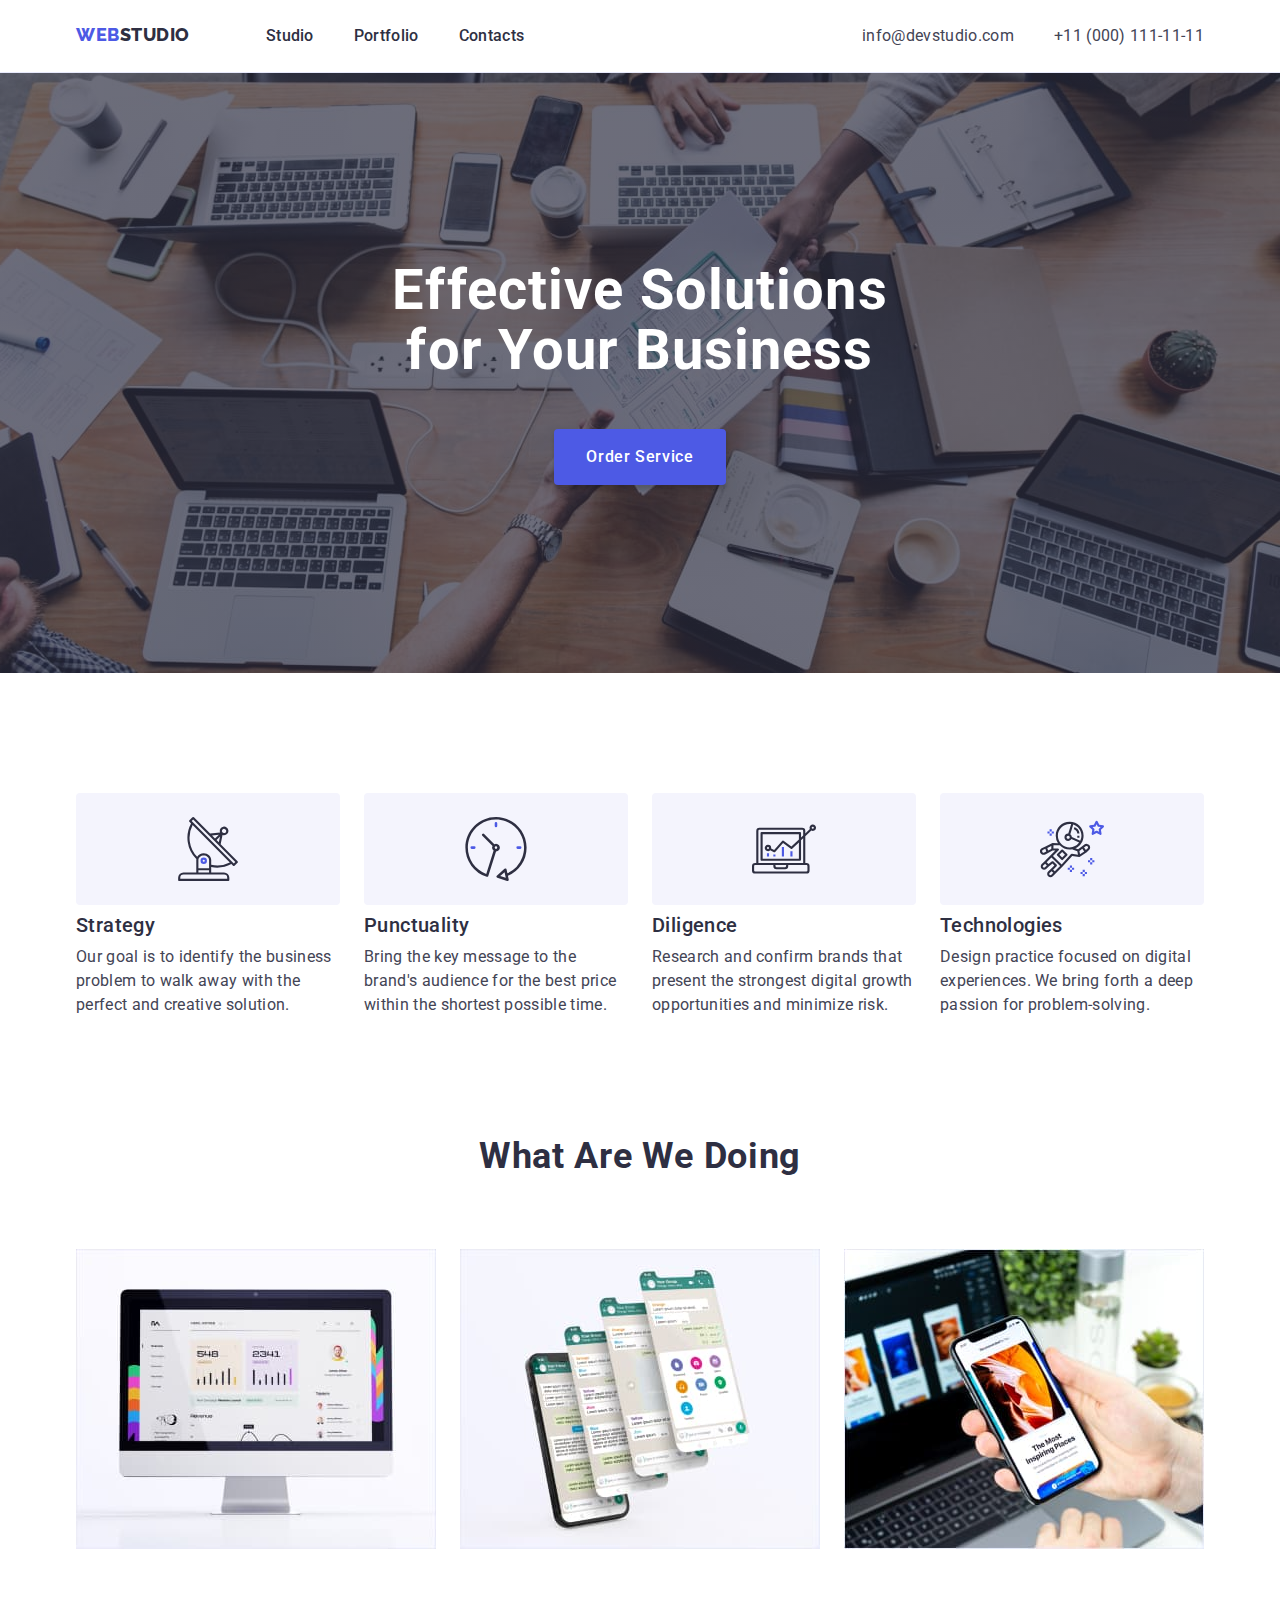
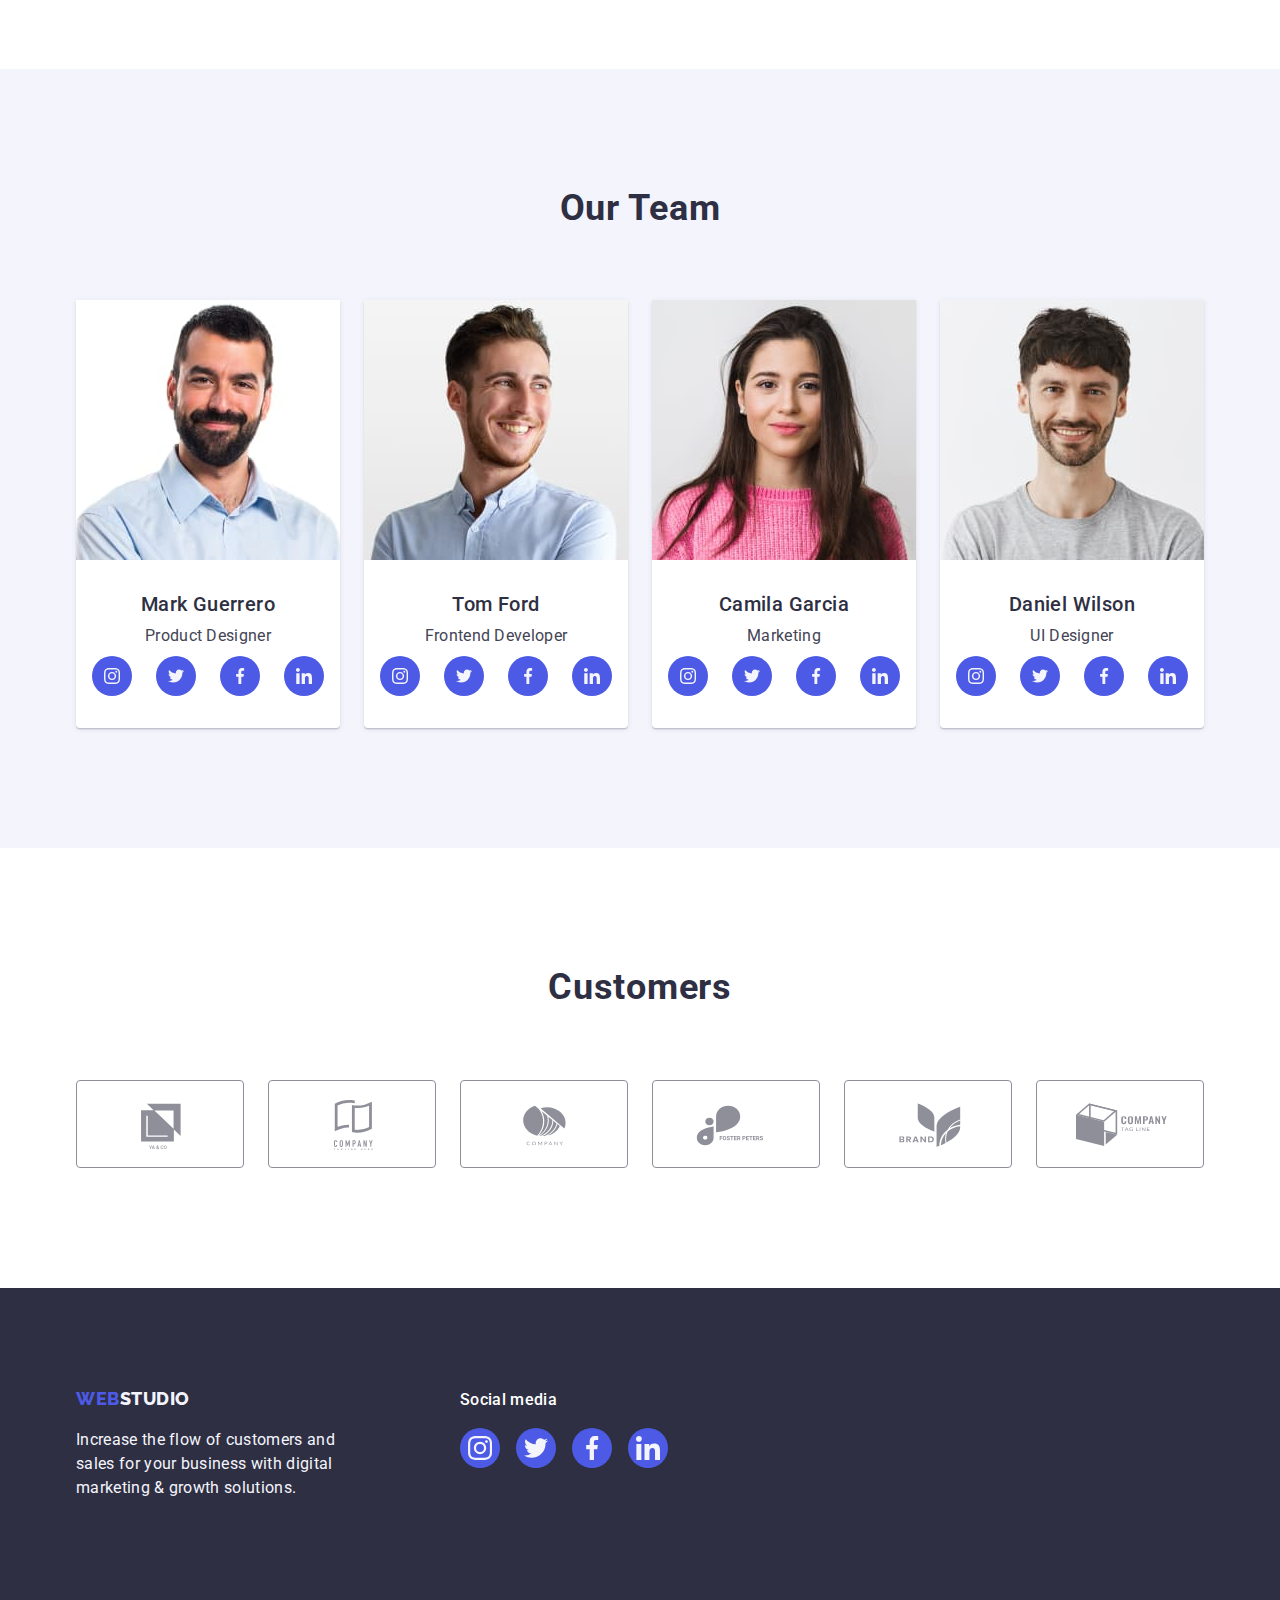
<file: index.html>
<!DOCTYPE html>
<html lang="en">
  <head>
    <meta charset="UTF-8" />
    <meta http-equiv="X-UA-Compatible" content="IE=edge" />
    <meta name="viewport" content="width=device-width, initial-scale=1.0" />
    <title>Web Studio (Version 3.0)</title>
    <link
      rel="stylesheet"
      href="https://cdnjs.cloudflare.com/ajax/libs/modern-normalize/1.0.0/modern-normalize.min.css"
    />
    <link rel="stylesheet" href="./css/styles.css" />
    <link rel="preconnect" href="https://fonts.googleapis.com" />
    <link rel="preconnect" href="https://fonts.gstatic.com" crossorigin />
    <link
      href="https://fonts.googleapis.com/css2?family=Raleway:wght@800&family=Roboto:wght@400;500;700;900&display=swap"
      rel="stylesheet"
    />
  </head>
  <body>
    <!-- Header navigation -->
    <header class="header-section">
      <div class="container header-container">
        <nav class="navigation">
          <a class="logo" href="./index.html"
            >Web<span class="logo-header">Studio</span></a
          >
          <ul class="list menu-list">
            <li class="menu-item">
              <a class="link nav-link" href="./index.html">Studio</a>
            </li>
            <li class="menu-item">
              <a class="link nav-link" href="./portfolio.html">Portfolio</a>
            </li>
            <li class="menu-item">
              <a class="link nav-link" href="">Contacts</a>
            </li>
          </ul>
        </nav>
        <!-- Contacts -->
        <address class="address">
          <ul class="list menu-list">
            <li class="menu-item">
              <a class="link contact-link" href="mailto:info@devstudio.com"
                >info@devstudio.com</a
              >
            </li>
            <li class="menu-item">
              <a class="link contact-link" href="tel:+110001111111"
                >+11 (000) 111-11-11</a
              >
            </li>
          </ul>
        </address>
      </div>
    </header>
    <main>
      <!-- Hero section -->
      <section class="section hero-section">
        <div class="container hero-container">
          <h1 class="hero-title">Effective Solutions for Your Business</h1>
          <button class="hero-btn" type="button">Order Service</button>
        </div>
      </section>
      <!-- Second section -->
      <section class="section">
        <div class="container">
          <h2 hidden class="title visually-hidden">List of possibilities</h2>
          <ul class="list list-possibilities">
            <li class="item">
              <div class="backgroung-icon">
                <svg class="icon-design" height="64" width="64">
                  <use href="./images/icon.svg#icon-antenna"></use>
                </svg>
              </div>
              <h3 class="subtitle">Strategy</h3>
              <p class="text">
                Our goal is to identify the business problem to walk away with
                the perfect and creative solution.
              </p>
            </li>
            <li class="item">
              <div class="backgroung-icon">
                <svg class="icon-design" height="64" width="64">
                  <use href="./images/icon.svg#icon-clock"></use>
                </svg>
              </div>
              <h3 class="subtitle">Punctuality</h3>
              <p class="text">
                Bring the key message to the brand's audience for the best price
                within the shortest possible time.
              </p>
            </li>
            <li class="item">
              <div class="backgroung-icon">
                <svg class="icon-design" height="64" width="64">
                  <use href="./images/icon.svg#icon-diagram"></use>
                </svg>
              </div>
              <h3 class="subtitle">Diligence</h3>
              <p class="text">
                Research and confirm brands that present the strongest digital
                growth opportunities and minimize risk.
              </p>
            </li>
            <li class="item">
              <div class="backgroung-icon">
                <svg class="icon-design" height="64" width="64">
                  <use href="./images/icon.svg#icon-astronaut"></use>
                </svg>
              </div>
              <h3 class="subtitle">Technologies</h3>
              <p class="text">
                Design practice focused on digital experiences. We bring forth a
                deep passion for problem-solving.
              </p>
            </li>
          </ul>
        </div>
      </section>
      <!-- Third section -->
      <section class="section second-section">
        <div class="container">
          <h2 class="title">What are we doing</h2>
          <ul class="list pictures-list">
            <li class="picture">
              <img
                class="hero-img"
                src="./images/studio/computer-screen.jpg"
                alt="White computer"
                width="360"
                height="300"
              />
            </li>
            <li class="picture">
              <img
                class="hero-img"
                src="./images/studio/phone.jpg"
                alt="Сhat on the phone"
                width="360"
                height="300"
              />
            </li>
            <li class="picture">
              <img
                class="hero-img"
                src="./images/studio/phone-in-hand.jpg"
                alt="Phone with program in hand"
                width="360"
                height="300"
              />
            </li>
          </ul>
        </div>
      </section>
      <!-- Fourth section -->
      <section class="team-section section">
        <div class="container">
          <h2 class="title">Our Team</h2>
          <ul class="list list-card">
            <li class="card">
              <img
                src="./images/studio/portrait-mark.jpg"
                alt="Portrait of Mark Guerrero"
                width="264"
                height="260"
              />
              <div class="user">
                <h3 class="subtitle">Mark Guerrero</h3>
                <p class="text">Product Designer</p>
                <ul class="social-list list">
                  <li class="social-item">
                    <a href="" class="social-link link">
                      <svg class="social-icon" height="16" width="16">
                        <use href="./images/icon.svg#icon-instagram"></use>
                      </svg>
                    </a>
                  </li>
                  <li class="social-item">
                    <a href="" class="social-link link">
                      <svg class="social-icon" height="16" width="16">
                        <use href="./images/icon.svg#icon-twitter"></use>
                      </svg>
                    </a>
                  </li>
                  <li class="social-item">
                    <a href="" class="social-link link">
                      <svg class="social-icon" height="16" width="16">
                        <use href="./images/icon.svg#icon-facebook"></use>
                      </svg>
                    </a>
                  </li>
                  <li class="social-item">
                    <a href="" class="social-link link">
                      <svg class="social-icon" height="16" width="16">
                        <use href="./images/icon.svg#icon-linkedin"></use>
                      </svg>
                    </a>
                  </li>
                </ul>
              </div>
            </li>
            <li class="card">
              <img
                src="./images/studio/portrait-tom.jpg"
                alt="Portrait of Tom Ford"
                width="264"
                height="260"
              />
              <div class="user">
                <h3 class="subtitle">Tom Ford</h3>
                <p class="text">Frontend Developer</p>
                <ul class="social-list list">
                  <li class="social-item">
                    <a href="" class="social-link link">
                      <svg class="social-icon" height="16" width="16">
                        <use href="./images/icon.svg#icon-instagram"></use>
                      </svg>
                    </a>
                  </li>
                  <li class="social-item">
                    <a href="" class="social-link link">
                      <svg class="social-icon" height="16" width="16">
                        <use href="./images/icon.svg#icon-twitter"></use>
                      </svg>
                    </a>
                  </li>
                  <li class="social-item">
                    <a href="" class="social-link link">
                      <svg class="social-icon" height="16" width="16">
                        <use href="./images/icon.svg#icon-facebook"></use>
                      </svg>
                    </a>
                  </li>
                  <li class="social-item">
                    <a href="" class="social-link link">
                      <svg class="social-icon" height="16" width="16">
                        <use href="./images/icon.svg#icon-linkedin"></use>
                      </svg>
                    </a>
                  </li>
                </ul>
              </div>
            </li>
            <li class="card">
              <img
                src="./images/studio/portrait-camila.jpg"
                alt="Portrait of Camila Garcia"
                width="264"
                height="260"
              />
              <div class="user">
                <h3 class="subtitle">Camila Garcia</h3>
                <p class="text">Marketing</p>
                <ul class="social-list list">
                  <li class="social-item">
                    <a href="" class="social-link link">
                      <svg class="social-icon" height="16" width="16">
                        <use href="./images/icon.svg#icon-instagram"></use>
                      </svg>
                    </a>
                  </li>
                  <li class="social-item">
                    <a href="" class="social-link link">
                      <svg class="social-icon" height="16" width="16">
                        <use href="./images/icon.svg#icon-twitter"></use>
                      </svg>
                    </a>
                  </li>
                  <li class="social-item">
                    <a href="" class="social-link link">
                      <svg class="social-icon" height="16" width="16">
                        <use href="./images/icon.svg#icon-facebook"></use>
                      </svg>
                    </a>
                  </li>
                  <li class="social-item">
                    <a href="" class="social-link link">
                      <svg class="social-icon" height="16" width="16">
                        <use href="./images/icon.svg#icon-linkedin"></use>
                      </svg>
                    </a>
                  </li>
                </ul>
              </div>
            </li>
            <li class="card">
              <img
                src="./images/studio/portrait-daniel.jpg"
                alt="Portrait of Daniel Wilson"
                width="264"
                height="260"
              />
              <div class="user">
                <h3 class="subtitle">Daniel Wilson</h3>
                <p class="text">UI Designer</p>
                <ul class="social-list list">
                  <li class="social-item">
                    <a href="" class="social-link link">
                      <svg class="social-icon" height="16" width="16">
                        <use href="./images/icon.svg#icon-instagram"></use>
                      </svg>
                    </a>
                  </li>
                  <li class="social-item">
                    <a href="" class="social-link link">
                      <svg class="social-icon" height="16" width="16">
                        <use href="./images/icon.svg#icon-twitter"></use>
                      </svg>
                    </a>
                  </li>
                  <li class="social-item">
                    <a href="" class="social-link link">
                      <svg class="social-icon" height="16" width="16">
                        <use href="./images/icon.svg#icon-facebook"></use>
                      </svg>
                    </a>
                  </li>
                  <li class="social-item">
                    <a href="" class="social-link link">
                      <svg class="social-icon" height="16" width="16">
                        <use href="./images/icon.svg#icon-linkedin"></use>
                      </svg>
                    </a>
                  </li>
                </ul>
              </div>
            </li>
          </ul>
        </div>
      </section>
      <section class="customers section">
        <div class="container">
          <h2 class="title">Customers</h2>
          <ul class="list custom-list">
            <li class="custom-item">
              <a href="" class="custom-link">
                <svg class="custom-logo" height="56" width="104">
                  <use href="./images/icon.svg#icon-logo"></use>
                </svg>
              </a>
            </li>
            <li class="custom-item">
              <a href="" class="custom-link">
                <svg class="custom-logo" height="56" width="104">
                  <use href="./images/icon.svg#icon-logo-1"></use>
                </svg>
              </a>
            </li>
            <li class="custom-item">
              <a href="" class="custom-link">
                <svg class="custom-logo" height="56" width="104">
                  <use href="./images/icon.svg#icon-logo-2"></use>
                </svg>
              </a>
            </li>
            <li class="custom-item">
              <a href="" class="custom-link">
                <svg class="custom-logo" height="56" width="104">
                  <use href="./images/icon.svg#icon-logo-3"></use>
                </svg>
              </a>
            </li>
            <li class="custom-item">
              <a href="" class="custom-link">
                <svg class="custom-logo" height="56" width="104">
                  <use href="./images/icon.svg#icon-logo-4"></use>
                </svg>
              </a>
            </li>
            <li class="custom-item">
              <a href="" class="custom-link">
                <svg class="custom-logo" height="56" width="104">
                  <use href="./images/icon.svg#icon-logo-5"></use>
                </svg>
              </a>
            </li>
          </ul>
        </div>
      </section>
    </main>
    <!-- Footer -->
    <footer class="footer-section section">
      <div class="container footer-container">
        <div class="footer-content">
          <a class="logo footer-link" href="./index.html"
            >Web<span class="logo-footer">Studio</span></a
          >
          <p class="footer-text">
            Increase the flow of customers and sales for your business with
            digital marketing & growth solutions.
          </p>
        </div>
        <div class="footer-content">
          <p class="footer-subtitle">Social media</p>
          <ul class="social-media-list list">
            <li class="footer-socal-media">
              <a href="" class="social-media-link">
                <svg class="social-media-icon" height="24" width="24">
                  <use href="./images/icon.svg#icon-instagram"></use>
                </svg>
              </a>
            </li>
            <li class="footer-socal-media">
              <a href="" class="social-media-link">
                <svg class="social-media-icon" height="24" width="24">
                  <use href="./images/icon.svg#icon-twitter"></use>
                </svg>
              </a>
            </li>
            <li class="footer-socal-media">
              <a href="" class="social-media-link">
                <svg class="social-media-icon" height="24" width="24">
                  <use href="./images/icon.svg#icon-facebook"></use>
                </svg>
              </a>
            </li>
            <li class="footer-socal-media">
              <a href="" class="social-media-link">
                <svg class="social-media-icon" height="24" width="24">
                  <use href="./images/icon.svg#icon-linkedin"></use>
                </svg>
              </a>
            </li>
          </ul>
        </div>
      </div>
    </footer>
  </body>
</html>
</file>
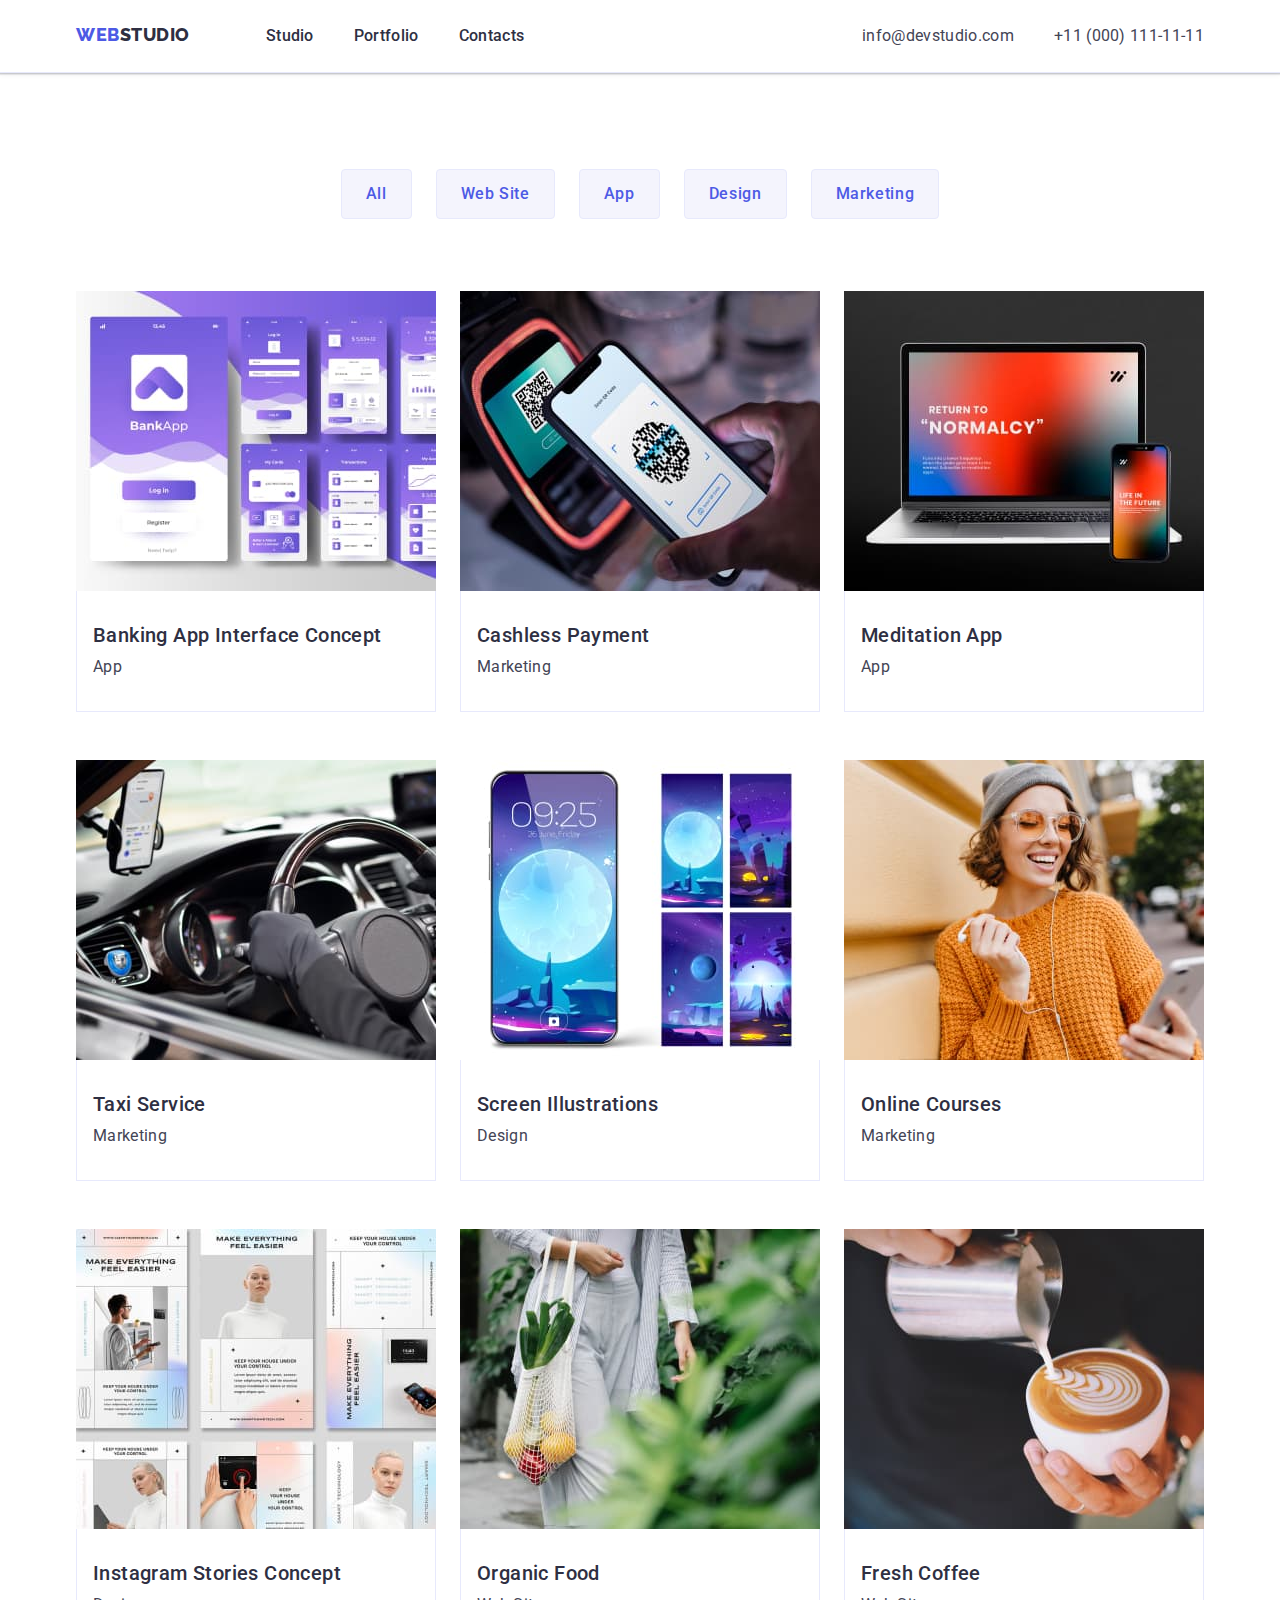
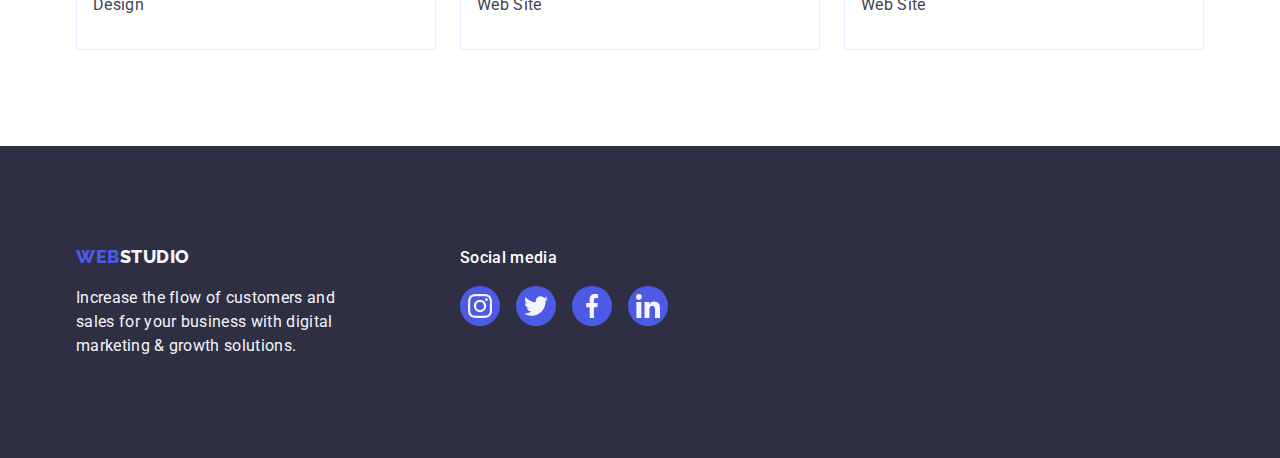
<file: portfolio.html>
<!DOCTYPE html>
<html lang="en">
  <head>
    <meta charset="UTF-8" />
    <meta http-equiv="X-UA-Compatible" content="IE=edge" />
    <meta name="viewport" content="width=device-width, initial-scale=1.0" />
    <title>Web Studio (Version 3.0)</title>
    <link
      rel="stylesheet"
      href="https://cdnjs.cloudflare.com/ajax/libs/modern-normalize/1.0.0/modern-normalize.min.css"
    />
    <link rel="stylesheet" href="./css/styles.css" />
    <link rel="preconnect" href="https://fonts.googleapis.com" />
    <link rel="preconnect" href="https://fonts.gstatic.com" crossorigin />
    <link
      href="https://fonts.googleapis.com/css2?family=Raleway:wght@800&family=Roboto:wght@400;500;700;900&display=swap"
      rel="stylesheet"
    />
  </head>
  <body>
    <!-- Header navigation -->
    <header class="header-section">
      <div class="container header-container">
        <nav class="navigation">
          <a class="logo" href="./index.html"
            >Web<span class="logo-header">Studio</span></a
          >
          <ul class="list menu-list">
            <li class="menu-item">
              <a class="link nav-link" href="./index.html">Studio</a>
            </li>
            <li class="menu-item">
              <a class="link nav-link" href="./portfolio.html">Portfolio</a>
            </li>
            <li class="menu-item">
              <a class="link nav-link" href="">Contacts</a>
            </li>
          </ul>
        </nav>
        <!-- Contacts -->
        <address class="address">
          <ul class="list menu-list">
            <li class="menu-item">
              <a class="link contact-link" href="mailto:info@devstudio.com"
                >info@devstudio.com</a
              >
            </li>
            <li class="menu-item">
              <a class="link contact-link" href="tel:+110001111111"
                >+11 (000) 111-11-11</a
              >
            </li>
          </ul>
        </address>
      </div>
    </header>
    <main>
      <!-- Button list -->
      <section class="section section-portfolio">
        <div class="container">
          <h1 hidden class="visually-hidden">List of possibilities</h1>
          <ul class="list btn-list">
            <li class="btn-item">
              <button class="btn" type="button">All</button>
            </li>
            <li class="btn-item">
              <button class="btn" type="button">Web Site</button>
            </li>
            <li class="btn-item">
              <button class="btn" type="button">App</button>
            </li>
            <li class="btn-item">
              <button class="btn" type="button">Design</button>
            </li>
            <li class="btn-item">
              <button class="btn" type="button">Marketing</button>
            </li>
          </ul>
          <!-- Images list-->
          <ul class="list list-img-card">
            <li class="img-card">
              <a class="link img-link" href="">
                <img
                  src="./images/portfolio/interface-concept.jpg"
                  alt="Interface concept"
                  width="360"
                  height="300"
                />
                <div class="desc">
                  <h2 class="subtitle">Banking App Interface Concept</h2>
                  <p class="text">App</p>
                </div>
              </a>
            </li>
            <li class="img-card">
              <a class="link img-link" href="">
                <img
                  src="./images/portfolio/phone.jpg"
                  alt="Phone payment"
                  width="360"
                  height="300"
                  class="img-background"
                />
                <div class="desc">
                  <h2 class="subtitle">Cashless Payment</h2>
                  <p class="text">Marketing</p>
                </div>
              </a>
            </li>
            <li class="img-card">
              <a class="link img-link" href="">
                <img
                  src="./images/portfolio/devices.jpg"
                  alt="Phone and laptop"
                  width="360"
                  height="300"
                  class="img-background"
                />
                <div class="desc">
                  <h2 class="subtitle">Meditation App</h2>
                  <p class="text">App</p>
                </div>
              </a>
            </li>
            <li class="img-card">
              <a class="link img-link" href="">
                <img
                  src="./images/portfolio/helm.jpg"
                  alt="Driver and helm"
                  width="360"
                  height="300"
                  class="img-background"
                />
                <div class="desc">
                  <h2 class="subtitle">Taxi Service</h2>
                  <p class="text">Marketing</p>
                </div>
              </a>
            </li>
            <li class="img-card">
              <a class="link img-link" href="">
                <img
                  src="./images/portfolio/screen.jpg"
                  alt="Phone screen"
                  width="360"
                  height="300"
                  class="img-background"
                />
                <div class="desc">
                  <h2 class="subtitle">Screen Illustrations</h2>
                  <p class="text">Design</p>
                </div>
              </a>
            </li>
            <li class="img-card">
              <a class="link img-link" href="">
                <img
                  src="./images/portfolio/girl.jpg"
                  alt="Girl with phone and headphone"
                  width="360"
                  height="300"
                  class="img-background"
                />
                <div class="desc">
                  <h2 class="subtitle">Online Courses</h2>
                  <p class="text">Marketing</p>
                </div>
              </a>
            </li>
            <li class="img-card">
              <a class="link img-link" href="">
                <img
                  src="./images/portfolio/stories-concept.jpg"
                  alt="Stories concept for Instagram"
                  width="360"
                  height="300"
                  class="img-background"
                />
                <div class="desc">
                  <h2 class="subtitle">Instagram Stories Concept</h2>
                  <p class="text">Design</p>
                </div>
              </a>
            </li>
            <li class="img-card">
              <a class="link img-link" href="">
                <img
                  src="./images/portfolio/fruits.jpg"
                  alt="Bag with fruits"
                  width="360"
                  height="300"
                  class="img-background"
                />
                <div class="desc">
                  <h2 class="subtitle">Organic Food</h2>
                  <p class="text">Web Site</p>
                </div>
              </a>
            </li>
            <li class="img-card">
              <a class="link img-link" href="">
                <img
                  src="./images/portfolio/coffee.jpg"
                  alt="Cup of coffee"
                  width="360"
                  height="300"
                  class="img-background"
                />
                <div class="desc">
                  <h2 class="subtitle">Fresh Coffee</h2>
                  <p class="text">Web Site</p>
                </div>
              </a>
            </li>
          </ul>
        </div>
      </section>
    </main>
    <!-- Footer -->
    <footer class="footer-section section">
      <div class="container footer-container">
        <div class="footer-content">
          <a class="logo footer-link" href="./index.html"
            >Web<span class="logo-footer">Studio</span></a
          >
          <p class="footer-text">
            Increase the flow of customers and sales for your business with
            digital marketing & growth solutions.
          </p>
        </div>
        <div class="footer-content">
          <p class="footer-subtitle">Social media</p>
          <ul class="social-media-list list">
            <li class="footer-socal-media">
              <a href="" class="social-media-link">
                <svg class="social-media-icon" height="24" width="24">
                  <use href="./images/icon.svg#icon-instagram"></use>
                </svg>
              </a>
            </li>
            <li class="footer-socal-media">
              <a href="" class="social-media-link">
                <svg class="social-media-icon" height="24" width="24">
                  <use href="./images/icon.svg#icon-twitter"></use>
                </svg>
              </a>
            </li>
            <li class="footer-socal-media">
              <a href="" class="social-media-link">
                <svg class="social-media-icon" height="24" width="24">
                  <use href="./images/icon.svg#icon-facebook"></use>
                </svg>
              </a>
            </li>
            <li class="footer-socal-media">
              <a href="" class="social-media-link">
                <svg class="social-media-icon" height="24" width="24">
                  <use href="./images/icon.svg#icon-linkedin"></use>
                </svg>
              </a>
            </li>
          </ul>
        </div>
      </div>
    </footer>
  </body>
</html>
</file>
<file: css/styles.css>
:root {
  --primary-color: #434455;
  --secondary-color: #2e2f42;
  --design-color: #4d5ae5;
  --action-color: #404bbf;
  --white-color: #ffffff;
  --light-background-color: #f4f4fd;
  --light-text-color: #f4f4fd;
  --frame-color: #e7e9fc;
  --primary-text: 'Roboto', sans-serif;
  --secondary-text: 'Raleway', sans-serif;
  --set-gap: 24px;
  --hero-background-color: rgba(46, 47, 66, 0.7);
  --light-slate-border-color: #8e8f99;
  --action-green-color: #31d0aa;
  --customers-icon-color: #afb1b8;
}

/* Body */
body {
  color: var(--primary-color);
  font-size: 16px;
  font-family: var(--primary-text);
  line-height: 1.5;
  letter-spacing: 0.02em;
  background-color: var(--white-color);
}

/* Reset start */
h1,
h2,
h3,
p {
  margin-top: 0;
  margin-bottom: 0;
}

img {
  display: block;
  max-width: 100%;
  height: auto;
}

button {
  cursor: pointer;
}

.link {
  text-decoration: none;
}

.list {
  list-style-type: none;
  margin: 0;
  padding: 0;
}
/* Reset end */

/* Container */
.container {
  width: 1158px;
  margin-left: auto;
  margin-right: auto;
  padding-left: 15px;
  padding-right: 15px;
}

/* Section */
.section {
  padding-top: 120px;
  padding-right: 0;
  padding-bottom: 120px;
  padding-left: 0;
}

/* Header */
.header-container {
  display: flex;
  align-items: center;
  justify-content: space-between;
}

.header-section {
  border-bottom: 1px solid var(--frame-color);
  max-width: 1440px;
  margin-left: auto;
  margin-right: auto;
  box-shadow: 0px 2px 1px rgba(46, 47, 66, 0.08),
    0px 1px 1px rgba(46, 47, 66, 0.16), 0px 1px 6px rgba(46, 47, 66, 0.08);
}

.navigation {
  display: flex;
  align-items: center;
  margin-right: auto;
}

.logo {
  height: 24px;
  margin-right: 76px;

  font-weight: 800;
  font-size: 18px;
  text-decoration: none;
  line-height: 1.17;
  font-family: var(--secondary-text);
  color: var(--design-color);
  text-transform: uppercase;
  letter-spacing: 0.03em;
}

.logo-header {
  color: var(--secondary-color);
}

.menu-list {
  display: flex;
  align-items: center;
  gap: 40px;
}

.link:hover,
.link:focus {
  color: var(--action-color);
}

.nav-link {
  display: block;
  padding-top: 24px;
  padding-bottom: 24px;

  font-weight: 500;
  color: var(--secondary-color);
}

.contact-link {
  display: block;
  padding-top: 24px;
  padding-bottom: 24px;

  color: var(--primary-color);
  font-style: normal;
}

/* Hero section in studio */
.hero-section {
  background-color: var(--hero-background-color);
  background-image: linear-gradient(
      rgba(46, 47, 66, 0.7),
      rgba(46, 47, 66, 0.7)
    ),
    url('../images/studio/people-office.jpg');
  background-position: center center;
  background-repeat: no-repeat;
  background-size: cover;
  padding: 188px 0;
  max-width: 1440px;
  margin-left: auto;
  margin-right: auto;
}

.hero-container {
  text-align: center;
}

.hero-title {
  margin-top: 0;
  margin-right: auto;
  margin-bottom: 48px;
  margin-left: auto;

  font-weight: 700;
  font-size: 56px;
  line-height: 1.07;
  letter-spacing: 0.02em;
  color: var(--white-color);
  max-width: 496px;
  height: 120px;
}

.hero-btn {
  display: block;
  padding-top: 16px;
  padding-right: 32px;
  padding-bottom: 16px;
  padding-left: 32px;
  min-width: 169px;
  min-height: 56px;
  margin-top: 0;
  margin-right: auto;
  margin-bottom: 0;
  margin-left: auto;

  background-color: var(--design-color);
  border-radius: 4px;
  box-shadow: 0px 4px 4px rgba(0, 0, 0, 0.15);
  font-weight: 500;
  letter-spacing: 0.04em;
  color: var(--white-color);
  font-size: 16px;
  line-height: 1.5;
  border: transparent;
}

.hero-btn:hover {
  background-color: var(--action-color);
  box-shadow: 0px 1px 6px rgba(46, 47, 66, 0.08),
    0px 1px 1px rgba(46, 47, 66, 0.16), 0px 2px 1px rgba(46, 47, 66, 0.08);
}

.hero-btn:focus {
  background-color: var(--action-color);
}

/* All sections  */

.title {
  min-width: 323px;
  margin-bottom: 72px;

  font-weight: 700;
  font-size: 36px;
  line-height: 1.1;
  text-align: center;
  text-transform: capitalize;
  letter-spacing: 0.02em;
  color: var(--secondary-color);
}

.visually-hidden {
  position: absolute;
  width: 1px;
  height: 1px;
  margin: -1px;
  border: 0;
  padding: 0;
  white-space: nowrap;
  clip-path: inset(100%);
  clip: rect(0 0 0 0);
  overflow: hidden;
}

.subtitle {
  margin-bottom: 8px;

  font-weight: 500;
  font-size: 20px;
  line-height: 1.2;
  color: var(--secondary-color);
  letter-spacing: 0.02em;
}

.text {
  color: var(--primary-color);
}

/* Second section */

.second-section {
  padding-top: 0;
}
.list-possibilities {
  display: flex;
  gap: var(--set-gap);
}

.backgroung-icon {
  display: flex;
  align-items: center;
  justify-content: center;
  background-color: var(--light-background-color);
  border-radius: 4px;
  width: 264px;
  height: 112px;
  margin-bottom: 8px;
}

.icon-design {
  height: 64px;
  width: 64px;
}

.item {
  flex-basis: calc((100% - 3 * var(--set-gap)) / 4);
}

/* Third section */
.pictures-list {
  display: flex;
  padding: 0px;
  gap: var(--set-gap);
  margin-top: 72px;
  justify-content: center;
  flex-wrap: wrap;
  max-width: 1128px;
}

.picture {
  flex-basis: calc((100% - 2 * var(--set-gap)) / 3);
}

/*Team section  */
.team-section {
  background-color: var(--light-background-color);
  margin-left: auto;
  margin-right: auto;
}

.list-card {
  display: flex;
  justify-content: center;
  gap: var(--set-gap);
  max-width: 1128px;
}

.card {
  min-height: 380px;
  background-color: var(--white-color);
  box-shadow: 0px 1px 6px rgba(46, 47, 66, 0.08),
    0px 1px 1px rgba(46, 47, 66, 0.16), 0px 2px 1px rgba(46, 47, 66, 0.08);
  flex-basis: calc((100% - 3 * var(--set-gap)) / 4);
  border-top-left-radius: 0px;
  border-top-right-radius: 0px;
  border-bottom-right-radius: 4px;
  border-bottom-left-radius: 4px;
}

.user {
  padding-top: 32px;
  padding-right: 0;
  padding-bottom: 32px;
  padding-left: 0;
  text-align: center;
}

.social-list {
  display: flex;
  gap: 24px;
  margin-top: 8px;
  justify-content: center;
}

.social-link {
  display: flex;
  justify-content: center;
  align-items: center;
  background-color: var(--design-color);
  width: 40px;
  height: 40px;
  border-radius: 50%;
  color: var(--light-text-color);
}

.social-link:hover,
.social-link:focus {
  background-color: var(--action-color);
}

.social-icon {
  width: 16px;
  height: 16px;
  fill: var(--light-text-color);
}

/* Customers section */
.custom-list {
  display: flex;
  align-items: center;
  justify-content: center;
  gap: 24px;
}

.custom-link {
  display: flex;
  width: 168px;
  height: 88px;
  border: 1px solid var(--light-slate-border-color);
  border-radius: 4px;
  align-items: center;
  justify-content: center;
  color: var(--light-slate-border-color);
}

.custom-link:hover,
.custom-link:focus {
  border-color: var(--action-color);
  color: var(--action-color);
}

.custom-logo {
  width: 104px;
  height: 54px;
  fill: currentColor;
}

.custom-logo:hover,
.custom-logo:focus {
  fill: var(--action-color);
}

/* Portfolio */
.section-portfolio {
  padding-top: 96px;
  padding-bottom: 96px;
}

.btn-list {
  display: flex;
  align-items: center;
  justify-content: center;
  min-width: 586px;
  margin-bottom: 72px;
  gap: 24px;
}

.btn {
  padding-top: 12px;
  padding-right: 24px;
  padding-bottom: 12px;
  padding-left: 24px;

  color: var(--design-color);
  background-color: var(--light-background-color);
  font-weight: 500;
  border-radius: 4px;
  border: 1px solid var(--frame-color);
  font-size: 16px;
  line-height: 1.5;
  letter-spacing: 0.04em;
}

.btn:hover,
.btn:focus {
  color: var(--white-color);
  background-color: var(--action-color);
  border: 1px solid transparent;
  box-shadow: 0px 3px 1px rgba(0, 0, 0, 0.1), 0px 2px 1px rgba(0, 0, 0, 0.08),
    0px 2px 2px rgba(0, 0, 0, 0.12);
}

.list-img-card {
  display: flex;
  flex-wrap: wrap;
  row-gap: 48px;
  column-gap: var(--set-gap);
  max-width: 1128px;
}

.img-card {
  flex-basis: calc((100% - 2 * var(--set-gap)) / 3);
}

.img-link {
  display: block;
}

.img-link:hover,
.img-link:focus {
  box-shadow: 0px 1px 6px rgba(46, 47, 66, 0.08),
    0px 1px 1px rgba(46, 47, 66, 0.16), 0px 2px 1px rgba(46, 47, 66, 0.08);
}

.img-background {
  background-color: var(--design-color);
}
.desc {
  padding-top: 32px;
  padding-right: 16px;
  padding-bottom: 32px;
  padding-left: 16px;
  border: 1px solid var(--frame-color);
  border-top: none;
  background-color: var(--white-color);
}

/* Footer */
.footer-section {
  background-color: var(--secondary-color);
  padding-top: 100px;
  padding-right: 0;
  padding-bottom: 100px;
  padding-left: 0;
  margin-left: auto;
  margin-right: auto;
}

.footer-container {
  display: flex;
  align-items: baseline;
  gap: 120px;
}

.footer-link {
  display: inline-block;
  margin-bottom: 16px;
}

.logo-footer {
  color: var(--light-text-color);
}

.footer-text {
  width: 264px;
  color: var(--light-text-color);
}

.footer-subtitle {
  font-weight: 500;
  letter-spacing: 0.02em;
  color: var(--white-color);
  margin-bottom: 16px;
}

.social-media-list {
  display: flex;
  gap: 16px;
}

.social-media-link {
  display: flex;
  align-items: center;
  justify-content: center;
  border-radius: 50%;
  background-color: var(--design-color);
  width: 40px;
  height: 40px;
}
.social-media-link:hover,
.social-media-link:focus {
  background-color: #31d0aa;
}

.social-media-icon {
  width: 24px;
  height: 24px;
  fill: var(--light-text-color);
}
</file>
